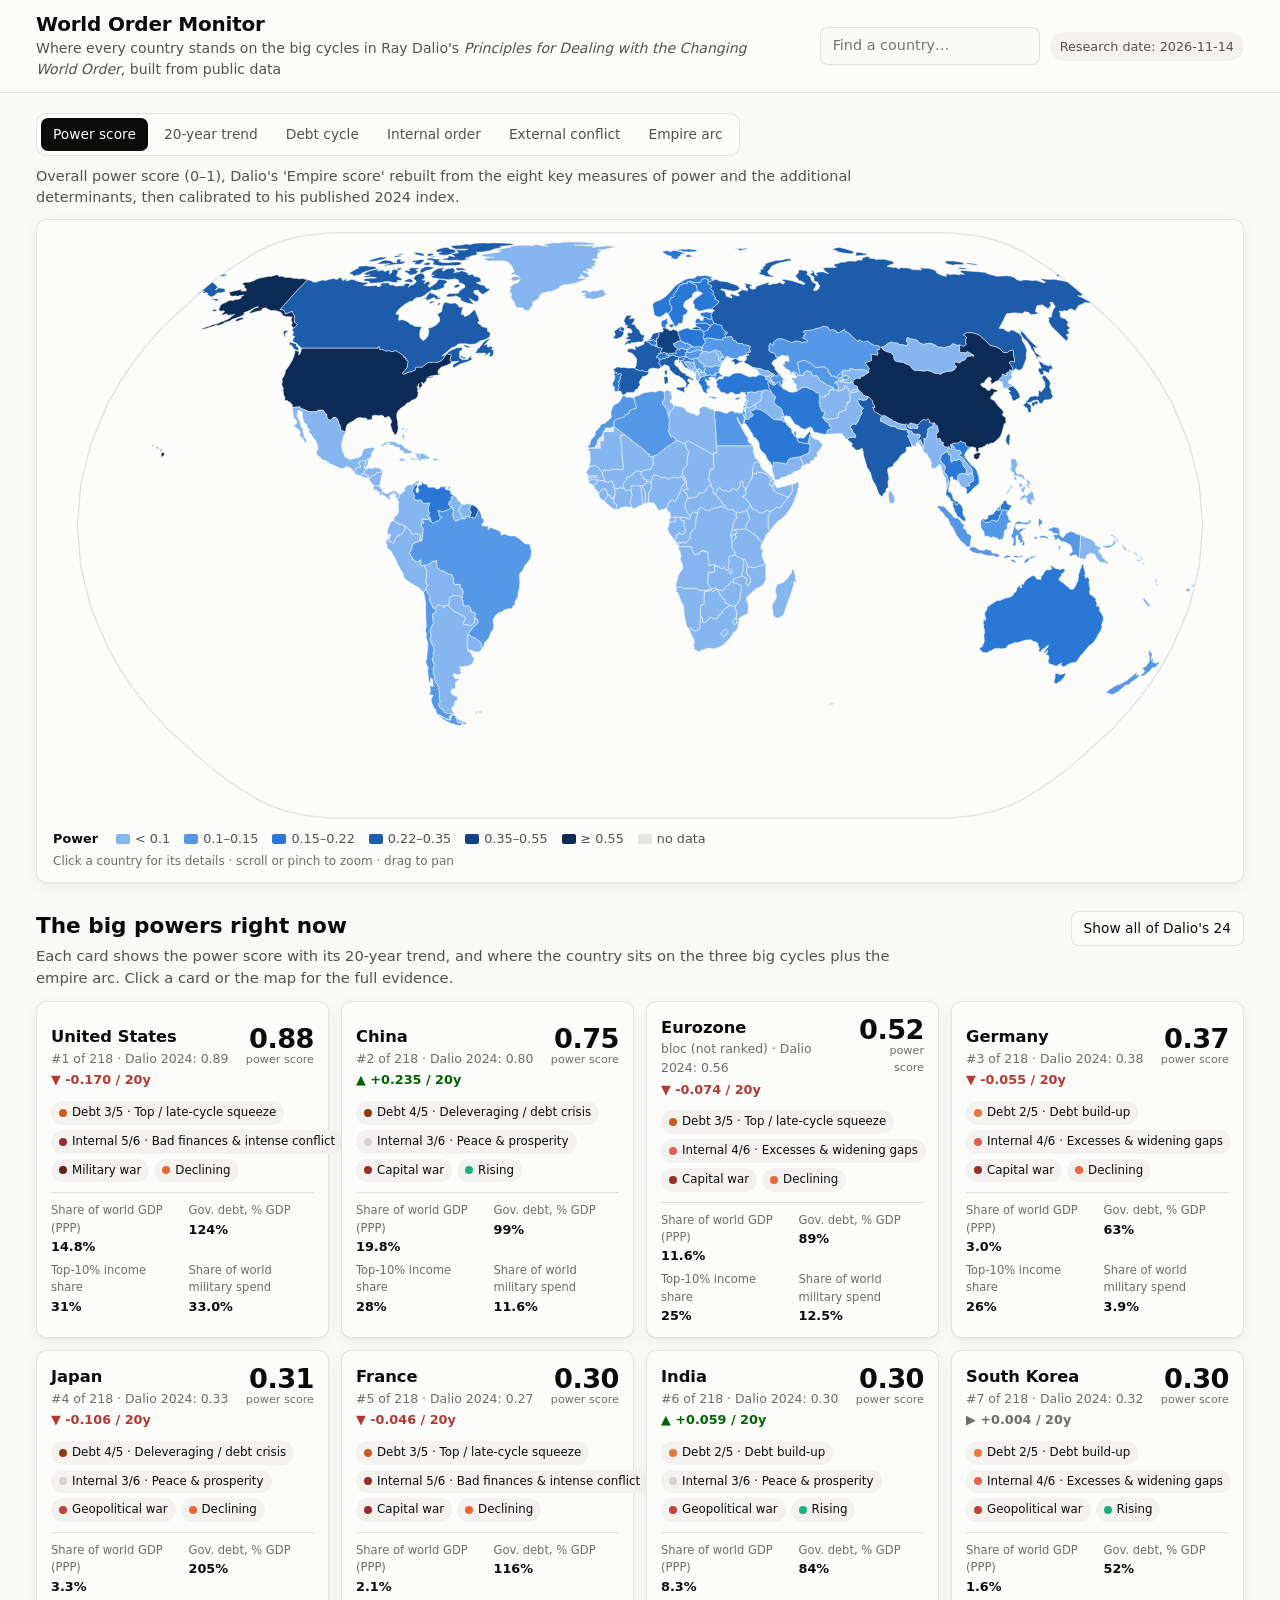
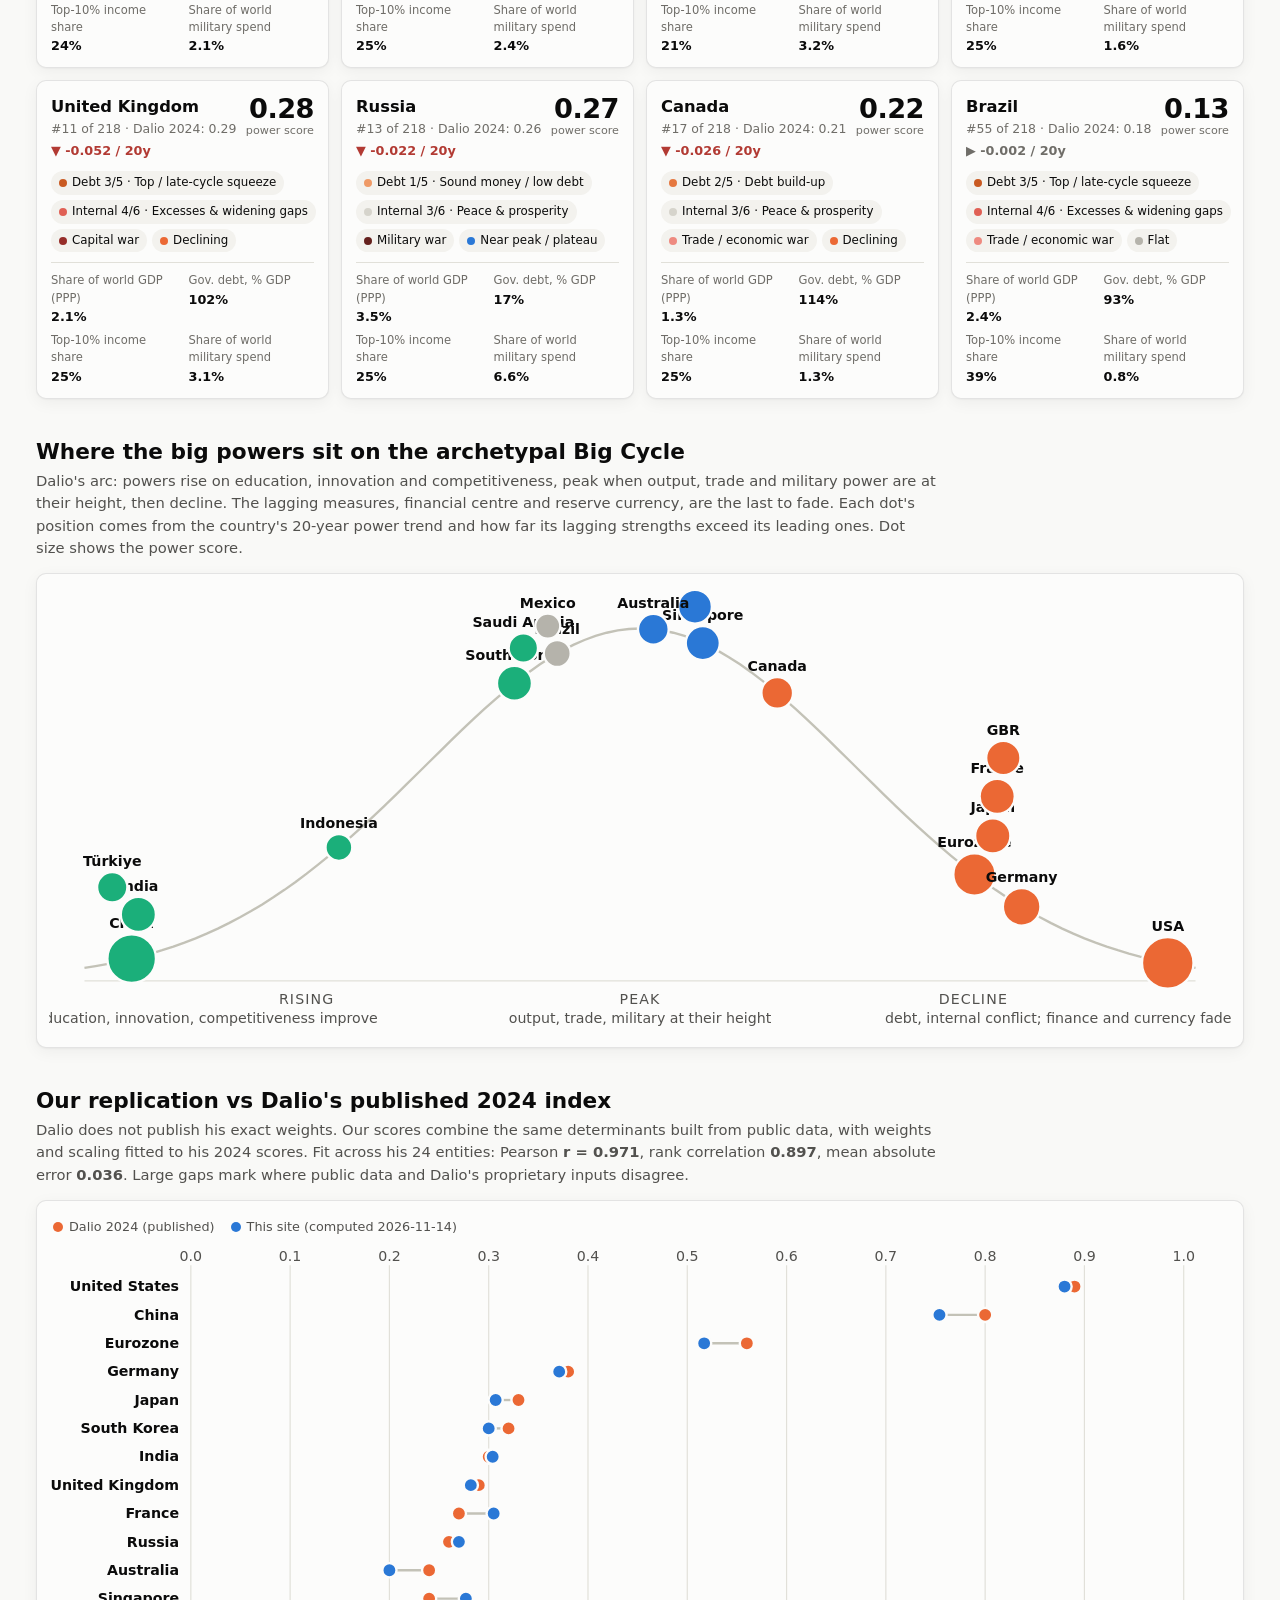
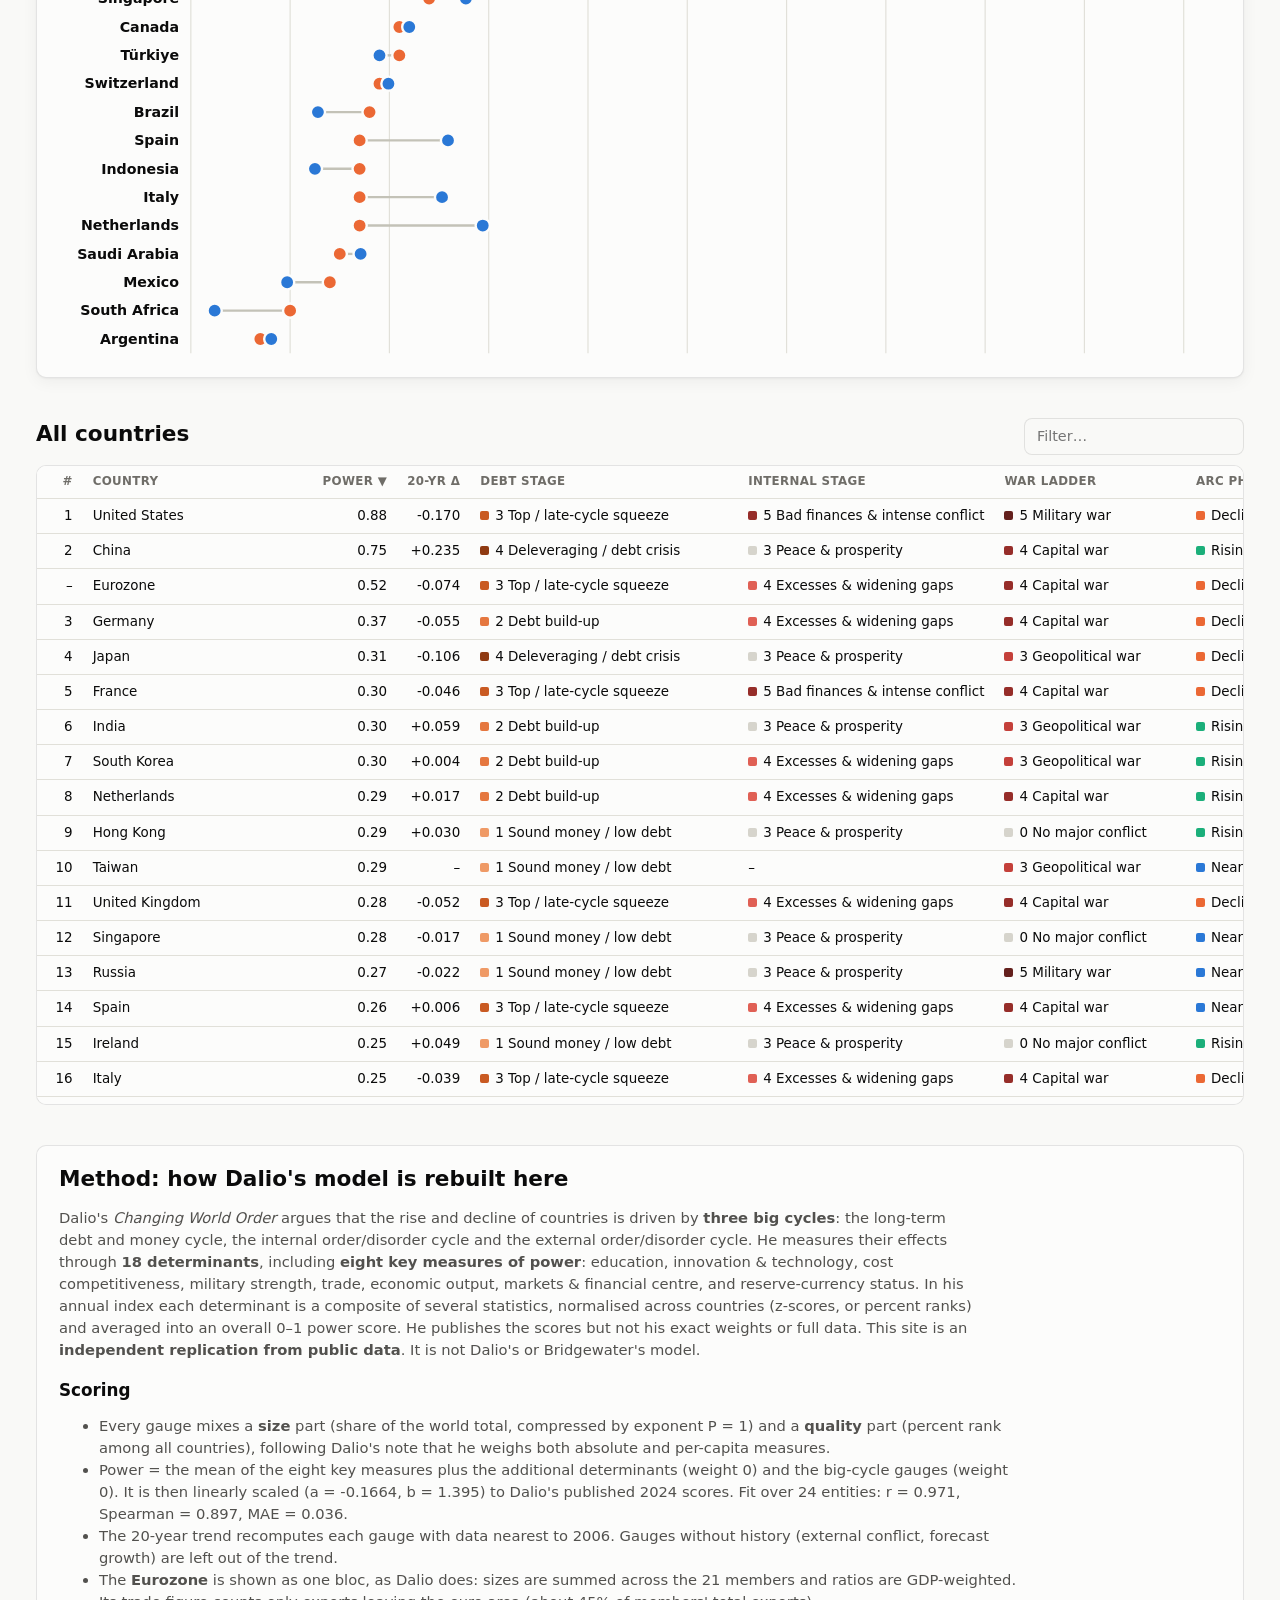
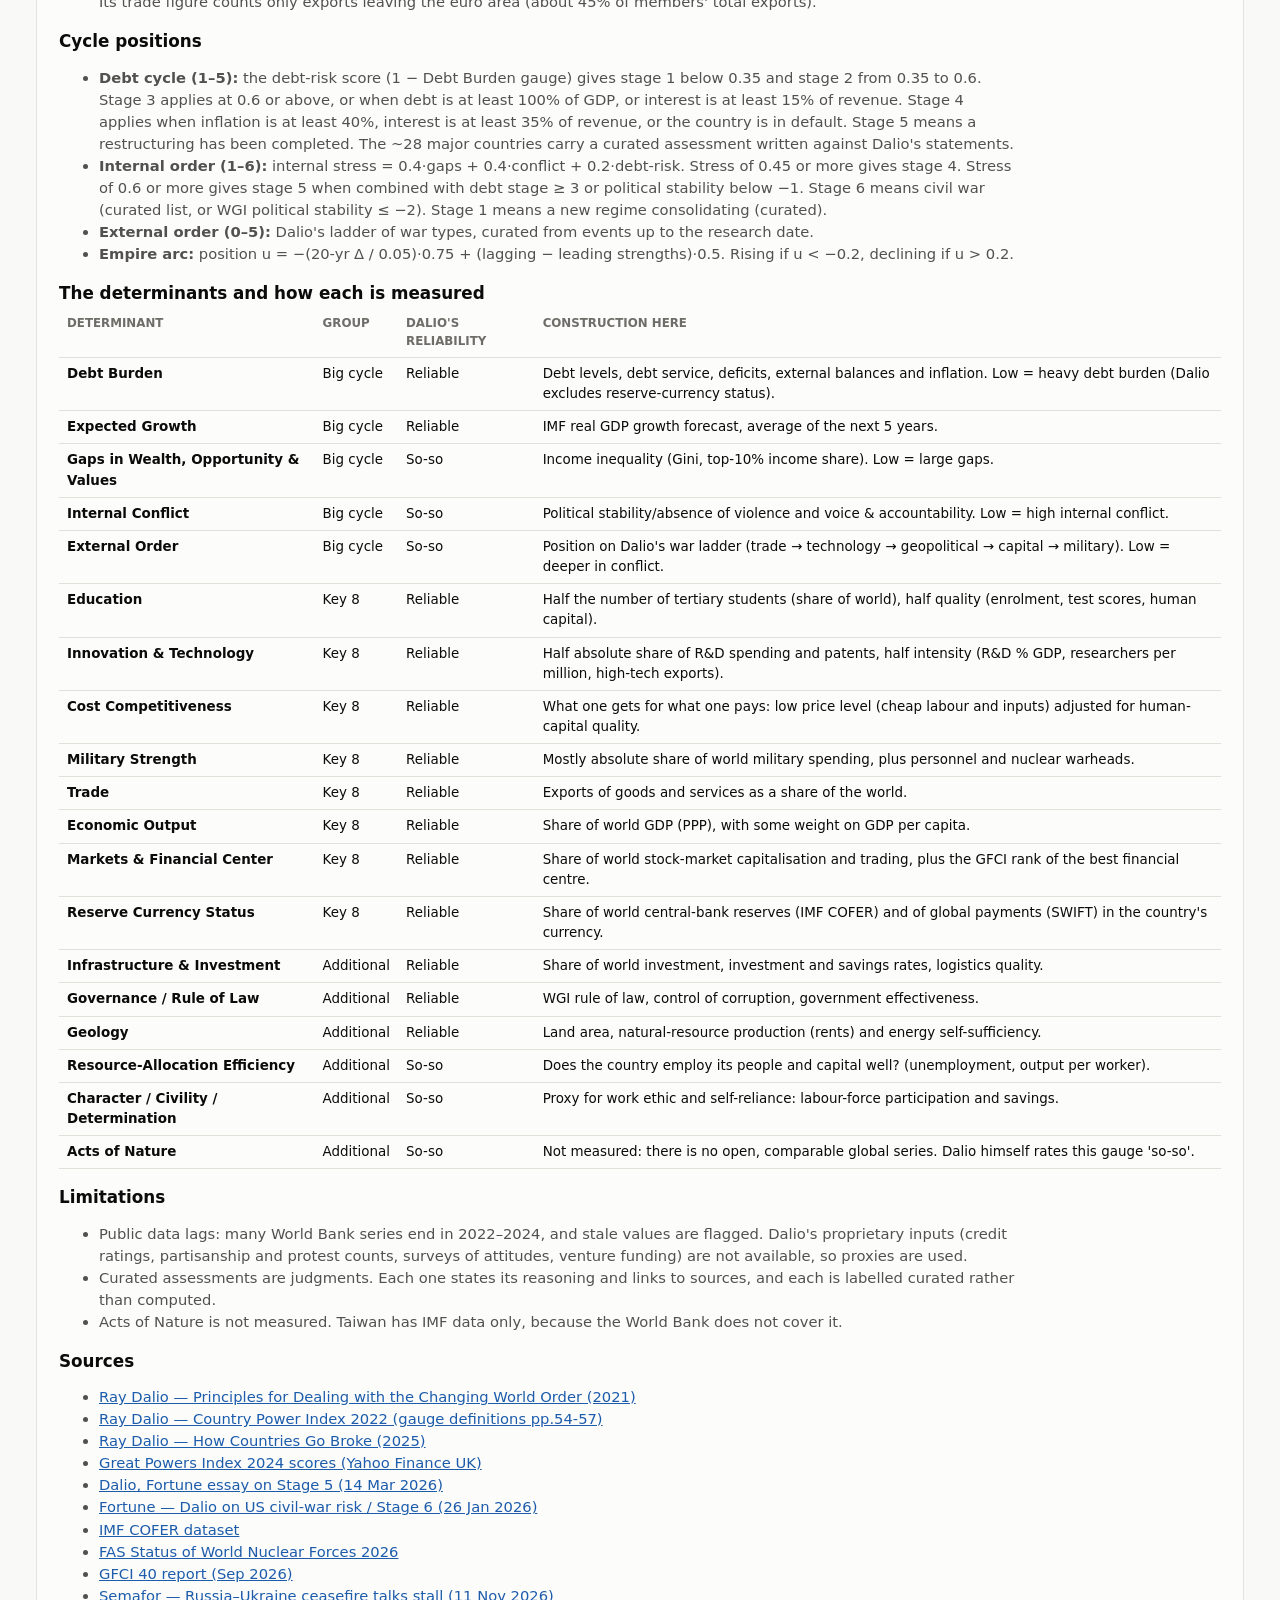
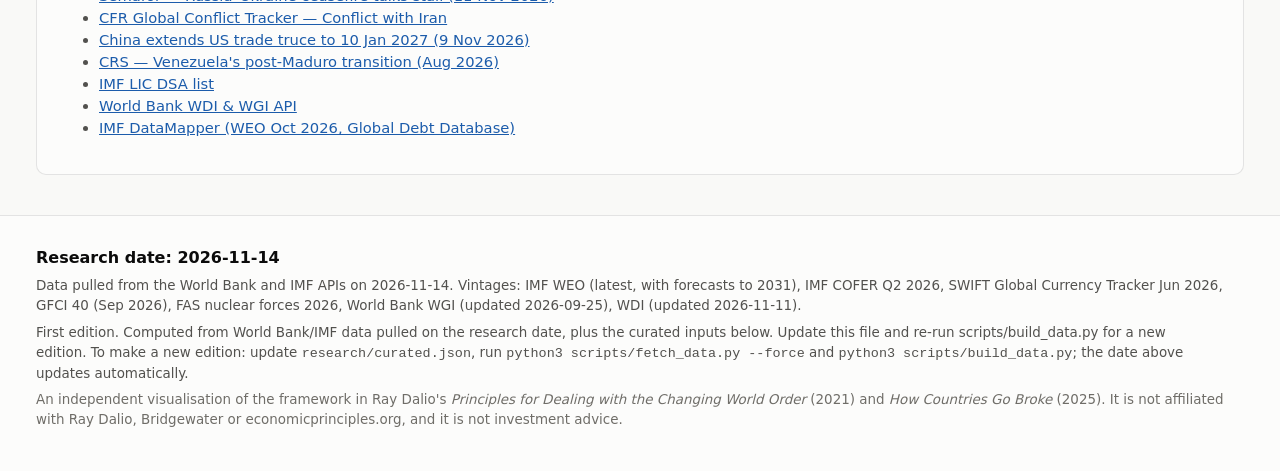
<file: index.html>
<!doctype html>
<html lang="en"><head><meta charset="utf-8"><title>World Order Monitor</title>
<meta http-equiv="refresh" content="0; url=site/">
<script>location.replace("site/" + location.hash);</script>
</head><body><a href="site/">World Order Monitor</a></body></html>
</file>
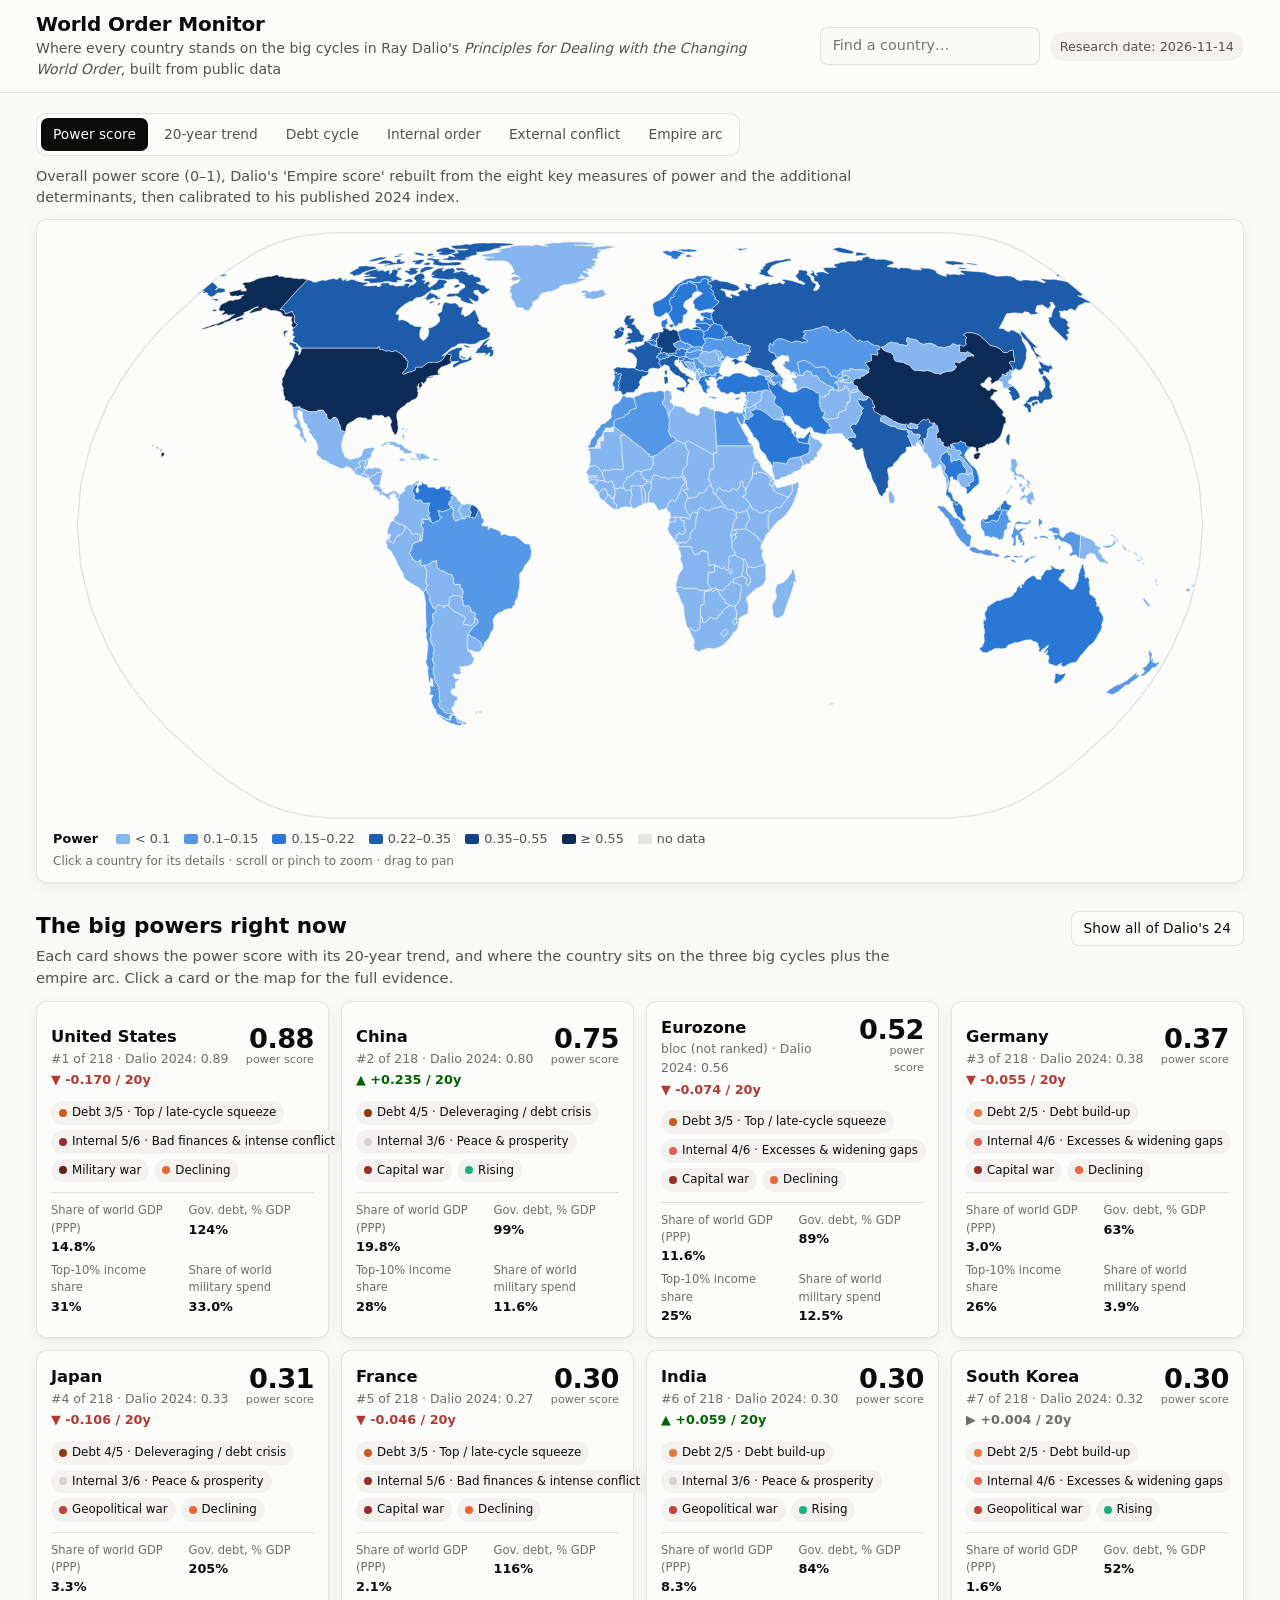
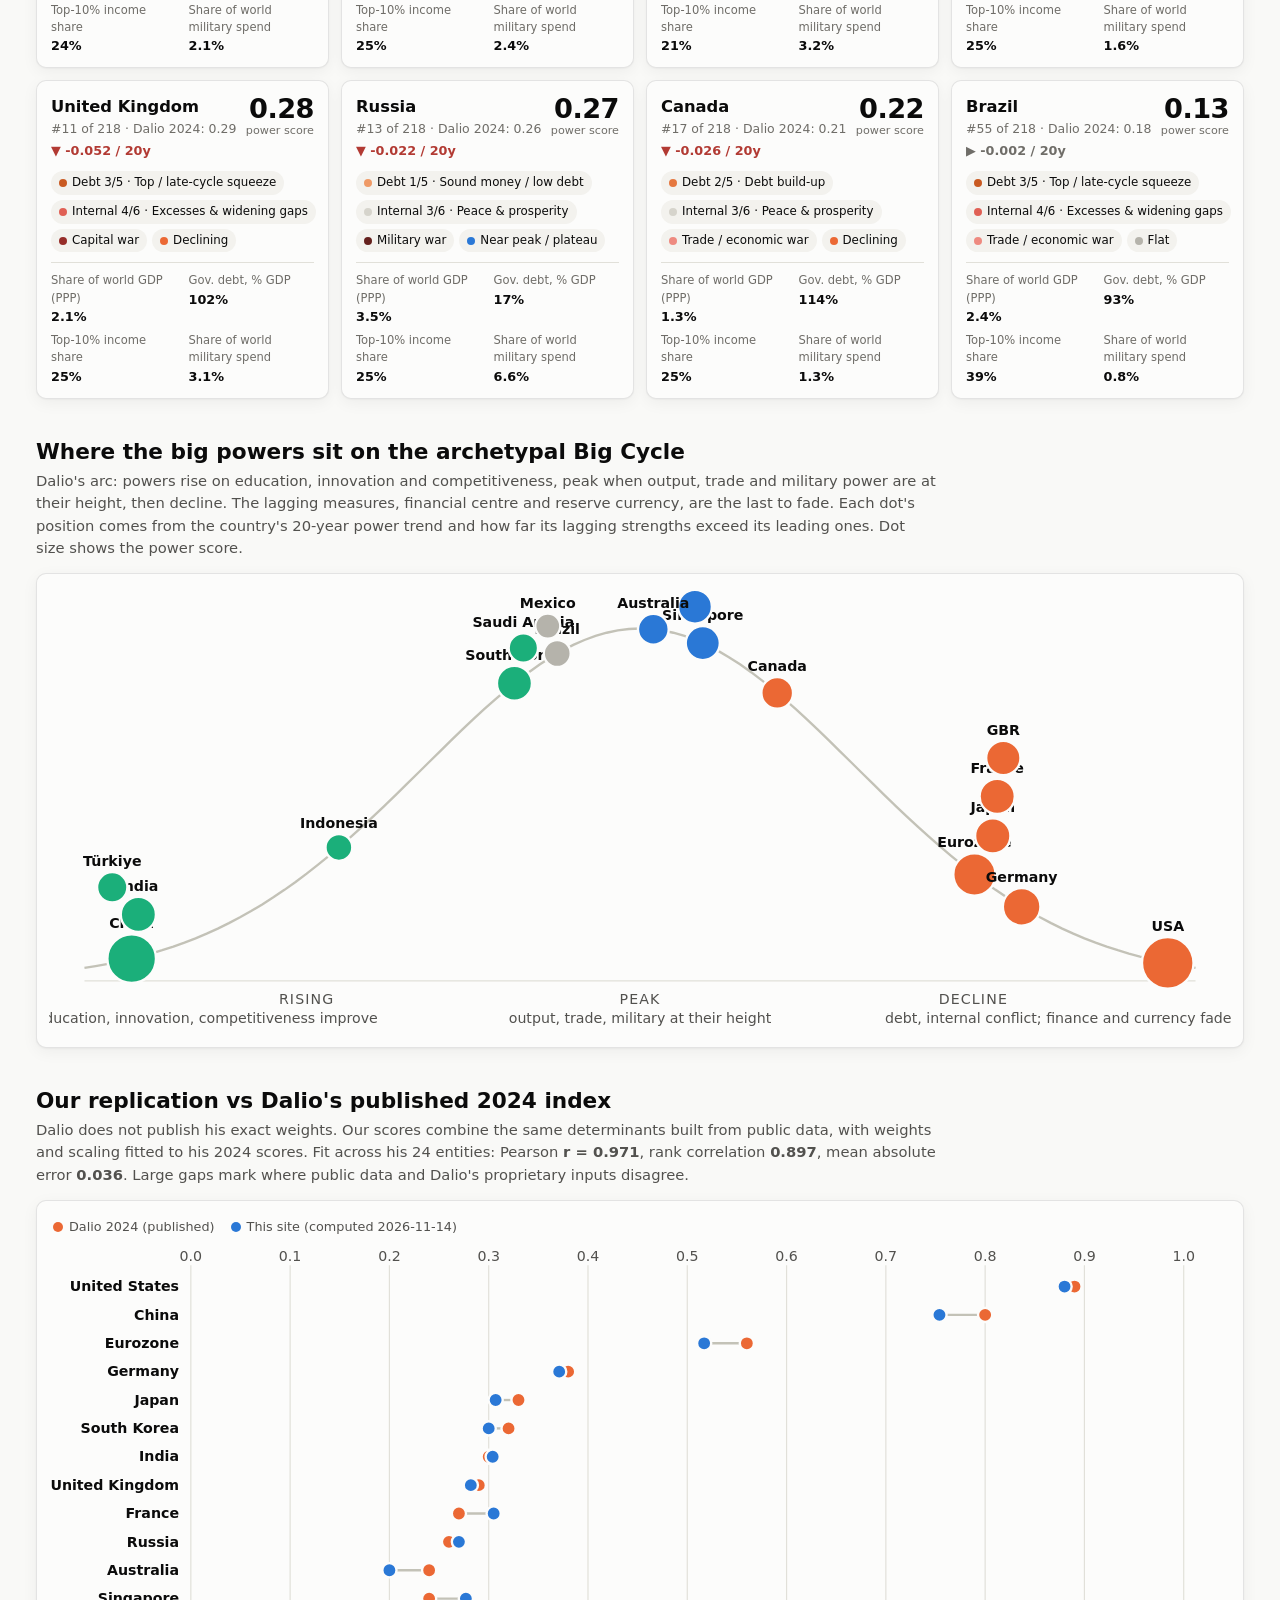
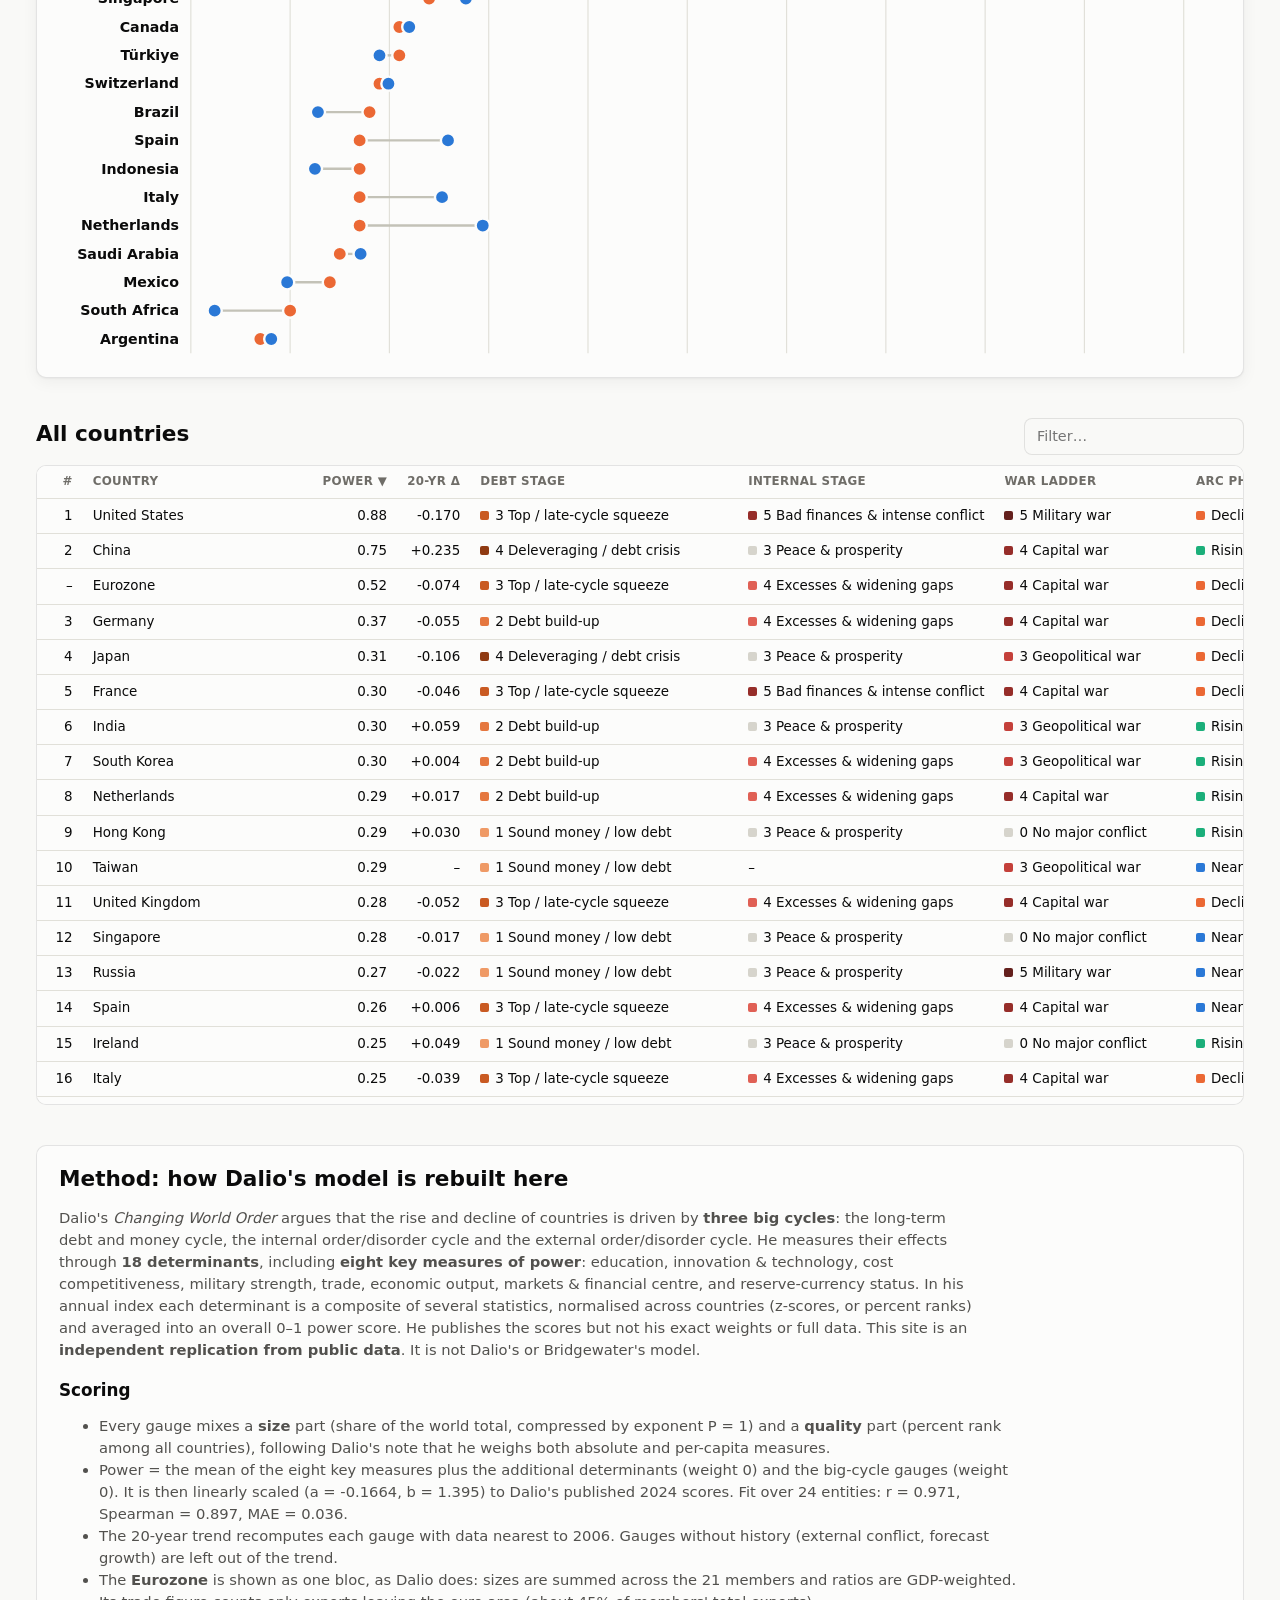
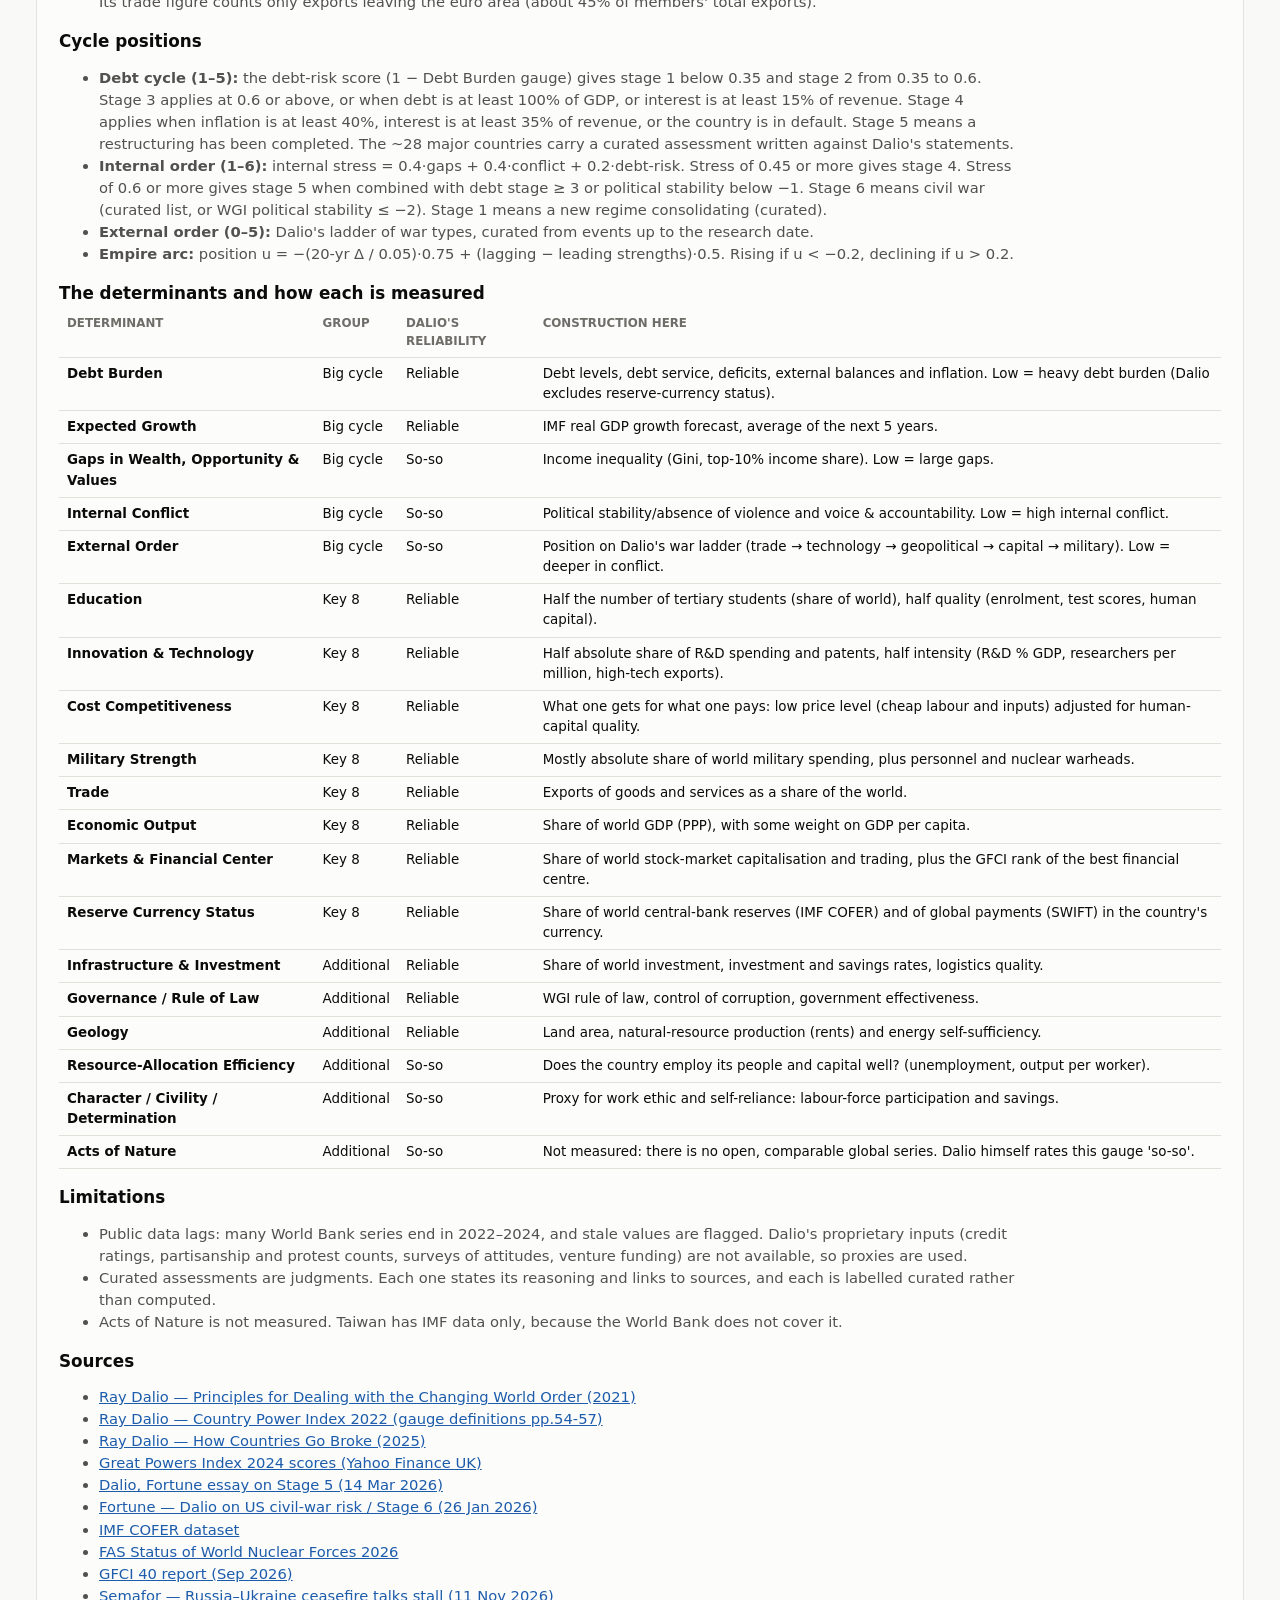
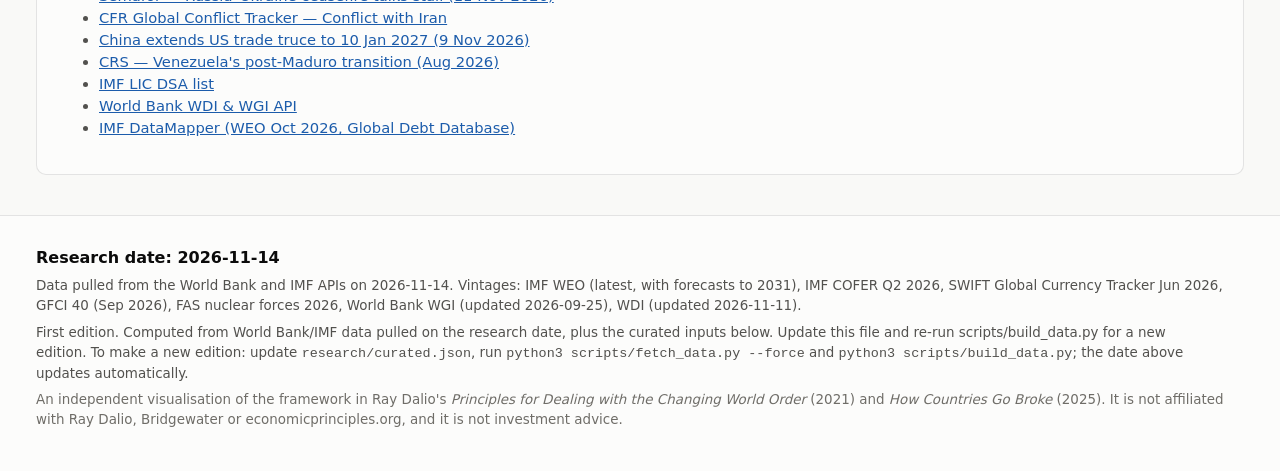
<file: site/index.html>
<!doctype html>
<html lang="en">
<head>
<meta charset="utf-8">
<meta name="viewport" content="width=device-width, initial-scale=1">
<title>World Order Monitor</title>
<meta name="description" content="Where every country stands on Ray Dalio's big cycles — debt, internal order, external order and the rise and decline of powers — computed from public data.">
<link rel="stylesheet" href="styles.css">
</head>
<body>
<header class="top">
  <div class="wrap top-inner">
    <div class="brand">
      <h1>World Order Monitor</h1>
      <p class="sub">Where every country stands on the big cycles in Ray Dalio's <em>Principles for Dealing with the Changing World Order</em>, built from public data</p>
    </div>
    <div class="top-tools">
      <label class="search">
        <span class="sr-only">Find a country</span>
        <input id="search" type="search" placeholder="Find a country…" list="country-list" autocomplete="off">
        <datalist id="country-list"></datalist>
      </label>
      <span class="date-chip" id="date-chip"></span>
    </div>
  </div>
</header>

<main class="wrap">
  <section class="map-section" aria-label="World map">
    <div class="layer-bar" role="tablist" aria-label="Map layer" id="layer-bar"></div>
    <p class="layer-desc" id="layer-desc"></p>
    <div class="map-card">
      <div id="map" class="map"></div>
      <div class="map-legend" id="legend"></div>
      <div class="map-hint">Click a country for its details · scroll or pinch to zoom · drag to pan</div>
    </div>
  </section>

  <section id="panel" class="panel" aria-live="polite"></section>

  <section class="arc-section" aria-labelledby="arc-h">
    <h2 id="arc-h">Where the big powers sit on the archetypal Big Cycle</h2>
    <p class="section-sub">Dalio's arc: powers rise on education, innovation and competitiveness, peak when output, trade and military power are at their height, then decline. The lagging measures, financial centre and reserve currency, are the last to fade. Each dot's position comes from the country's 20-year power trend and how far its lagging strengths exceed its leading ones. Dot size shows the power score.</p>
    <div class="chart-card"><div id="arc-chart"></div></div>
  </section>

  <section class="cmp-section" aria-labelledby="cmp-h">
    <h2 id="cmp-h">Our replication vs Dalio's published 2024 index</h2>
    <p class="section-sub" id="cmp-sub"></p>
    <div class="chart-card"><div id="cmp-chart"></div></div>
  </section>

  <section class="table-section" aria-labelledby="tbl-h">
    <div class="table-head">
      <h2 id="tbl-h">All countries</h2>
      <input id="table-filter" type="search" placeholder="Filter…" aria-label="Filter table">
    </div>
    <div class="table-scroll"><table id="rank-table" class="rank-table"></table></div>
  </section>

  <section class="method" id="method" aria-labelledby="method-h"></section>
</main>

<footer class="foot">
  <div class="wrap" id="footer"></div>
</footer>

<div id="tooltip" class="tooltip" role="tooltip" hidden></div>

<script src="vendor/d3.v7.min.js"></script>
<script src="vendor/topojson-client.min.js"></script>
<script src="data/countries-110m.js"></script>
<script src="data/data.js"></script>
<script src="app.js"></script>
</body>
</html>
</file>
<file: site/styles.css>
:root {
  color-scheme: light;
  --page: #f9f9f7;
  --surface: #fcfcfb;
  --surface-2: #f3f2ee;
  --ink: #0b0b0b;
  --ink-2: #52514e;
  --muted: #6f6d68;
  --grid: #e1e0d9;
  --axis: #c3c2b7;
  --border: rgba(11, 11, 11, 0.10);
  --nodata: #e6e5df;
  --land-stroke: #fcfcfb;
  --accent: #2a78d6;
  --accent-ink: #1c5cab;
  --good: #006300;
  --bad: #b23a33;
  --s1: #2a78d6;  /* ours */
  --s2: #eb6834;  /* Dalio */
  --shadow: 0 1px 2px rgba(0,0,0,.04), 0 4px 16px rgba(0,0,0,.05);
  --radius: 10px;
  font-family: system-ui, -apple-system, "Segoe UI", sans-serif;
}
@media (prefers-color-scheme: dark) {
  :root:where(:not([data-theme="light"])) {
    color-scheme: dark;
    --page: #0d0d0d; --surface: #1a1a19; --surface-2: #232321;
    --ink: #f0efec; --ink-2: #c3c2b7; --muted: #9a988f;
    --grid: #2c2c2a; --axis: #383835; --border: rgba(255,255,255,0.10);
    --nodata: #2a2a28; --land-stroke: #1a1a19;
    --accent: #3987e5; --accent-ink: #86b6ef; --good: #0ca30c; --bad: #e66767;
    --s1: #3987e5; --s2: #d95926;
    --shadow: none;
  }
}
:root[data-theme="dark"] {
  color-scheme: dark;
  --page: #0d0d0d; --surface: #1a1a19; --surface-2: #232321;
  --ink: #f0efec; --ink-2: #c3c2b7; --muted: #9a988f;
  --grid: #2c2c2a; --axis: #383835; --border: rgba(255,255,255,0.10);
  --nodata: #2a2a28; --land-stroke: #1a1a19;
  --accent: #3987e5; --accent-ink: #86b6ef; --good: #0ca30c; --bad: #e66767;
  --s1: #3987e5; --s2: #d95926;
  --shadow: none;
}

* { box-sizing: border-box; }
html, body { margin: 0; }
body { background: var(--page); color: var(--ink); line-height: 1.5; font-size: 15px; -webkit-font-smoothing: antialiased; }
a { color: var(--accent-ink); }
h1, h2, h3, h4 { line-height: 1.2; margin: 0; text-wrap: balance; }
h2 { font-size: 1.35rem; margin-bottom: .35rem; }
h3 { font-size: 1.05rem; }
p { text-wrap: pretty; }
.sr-only { position: absolute; width: 1px; height: 1px; overflow: hidden; clip: rect(0 0 0 0); white-space: nowrap; }
.wrap { max-width: 1240px; margin: 0 auto; padding: 0 16px; }
.muted { color: var(--muted); }
.tnum { font-variant-numeric: tabular-nums; }

/* header */
.top { background: var(--surface); border-bottom: 1px solid var(--border); position: sticky; top: 0; z-index: 20; }
.top-inner { display: flex; gap: 16px; align-items: center; justify-content: space-between; padding-top: 12px; padding-bottom: 12px; flex-wrap: wrap; }
.brand h1 { font-size: 1.25rem; letter-spacing: -0.01em; }
.brand .sub { margin: 2px 0 0; color: var(--ink-2); font-size: .88rem; max-width: 720px; }
.top-tools { display: flex; gap: 10px; align-items: center; flex-wrap: wrap; }
.search input, #table-filter {
  font: inherit; font-size: .9rem; padding: 7px 12px; border-radius: 8px; border: 1px solid var(--border);
  background: var(--page); color: var(--ink); width: 220px; max-width: 100%;
}
.date-chip { font-size: .8rem; color: var(--ink-2); background: var(--surface-2); padding: 5px 10px; border-radius: 999px; white-space: nowrap; }

/* layer bar */
.map-section { margin-top: 20px; }
.layer-bar { display: flex; gap: 4px; flex-wrap: wrap; background: var(--surface); border: 1px solid var(--border); padding: 4px; border-radius: 10px; width: fit-content; max-width: 100%; }
.layer-bar button {
  font: inherit; font-size: .86rem; border: 0; background: transparent; color: var(--ink-2);
  padding: 6px 12px; border-radius: 7px; cursor: pointer;
}
.layer-bar button:hover { background: var(--surface-2); color: var(--ink); }
.layer-bar button[aria-selected="true"] { background: var(--ink); color: var(--surface); }
.layer-desc { color: var(--ink-2); font-size: .9rem; margin: 10px 0 10px; max-width: 900px; }

.map-card, .chart-card, .panel-card {
  background: var(--surface); border: 1px solid var(--border); border-radius: var(--radius); box-shadow: var(--shadow);
}
.map-card { position: relative; padding: 8px 8px 12px; overflow: hidden; }
.map { width: 100%; aspect-ratio: 2 / 1; min-height: 220px; touch-action: none; }
.map svg { width: 100%; height: 100%; display: block; }
.map path.country { stroke: var(--land-stroke); stroke-width: .5; cursor: pointer; transition: opacity .15s; vector-effect: non-scaling-stroke; }
.map path.country:hover { stroke: var(--ink); stroke-width: 1.2; }
.map path.country.selected { stroke: var(--ink); stroke-width: 2; }
.map path.sphere { fill: none; stroke: var(--grid); }
.map-legend { display: flex; flex-wrap: wrap; gap: 6px 14px; align-items: center; padding: 6px 8px 0; font-size: .8rem; color: var(--ink-2); }
.map-legend .sw { display: inline-block; width: 14px; height: 10px; border-radius: 2px; vertical-align: -1px; margin-right: 5px; }
.map-legend .ttl { font-weight: 600; color: var(--ink); margin-right: 4px; }
.map-hint { font-size: .75rem; color: var(--muted); padding: 4px 8px 0; }

/* panel */
.panel { margin-top: 28px; scroll-margin-top: 90px; }
.panel-head { display: flex; justify-content: space-between; align-items: baseline; gap: 12px; flex-wrap: wrap; margin-bottom: 12px; }
.panel-head .section-sub { margin: 0; }
.section-sub { color: var(--ink-2); font-size: .92rem; margin: 0 0 14px; max-width: 900px; }
.btn {
  font: inherit; font-size: .86rem; border: 1px solid var(--border); background: var(--surface); color: var(--ink);
  padding: 6px 12px; border-radius: 8px; cursor: pointer;
}
.btn:hover { background: var(--surface-2); }

.cards { display: grid; grid-template-columns: repeat(auto-fill, minmax(270px, 1fr)); gap: 12px; }
.card { padding: 14px 14px 12px; cursor: pointer; transition: border-color .15s, transform .15s; text-align: left; font: inherit; color: inherit; width: 100%; }
.card:hover { border-color: var(--accent); }
.card:focus-visible { outline: 2px solid var(--accent); outline-offset: 2px; }
.card-top { display: flex; justify-content: space-between; align-items: flex-start; gap: 8px; }
.card-name { font-weight: 650; font-size: 1.02rem; }
.card-rank { font-size: .78rem; color: var(--muted); }
.score { text-align: right; }
.score .num { font-size: 1.7rem; font-weight: 650; letter-spacing: -0.02em; line-height: 1; }
.score .lbl { font-size: .7rem; color: var(--muted); }
.delta { font-size: .8rem; font-weight: 600; white-space: nowrap; }
.delta.up { color: var(--good); } .delta.down { color: var(--bad); } .delta.flat { color: var(--muted); }
.chips { display: flex; flex-wrap: wrap; gap: 5px; margin: 10px 0 10px; }
.chip { font-size: .74rem; padding: 3px 8px; border-radius: 999px; background: var(--surface-2); color: var(--ink); display: inline-flex; align-items: center; gap: 5px; white-space: nowrap; }
.chip .dot { width: 8px; height: 8px; border-radius: 50%; display: inline-block; }
.kv { display: grid; grid-template-columns: 1fr 1fr; gap: 6px 12px; font-size: .8rem; border-top: 1px solid var(--grid); padding-top: 9px; }
.kv div { display: flex; flex-direction: column; }
.kv .k { color: var(--muted); font-size: .72rem; }
.kv .v { font-weight: 600; font-variant-numeric: tabular-nums; }

/* detail */
.detail { display: grid; grid-template-columns: minmax(0, 1fr); gap: 14px; }
.d-head { padding: 18px; display: grid; grid-template-columns: minmax(0, 1fr) auto; gap: 16px; align-items: start; }
.d-head h2 { font-size: 1.7rem; margin: 0; }
.d-head .meta { color: var(--ink-2); font-size: .86rem; margin-top: 4px; }
.d-head .score .num { font-size: 2.6rem; }
.d-head .compare { font-size: .8rem; color: var(--ink-2); margin-top: 6px; text-align: right; }
.summary { padding: 16px 18px; font-size: .98rem; }
.summary p { margin: 0; }
.dalio-voice { padding: 16px 18px; border-left: 3px solid var(--s2); }
.dalio-voice h3 { margin-bottom: 8px; }
.dalio-voice blockquote { margin: 0 0 10px; font-size: .95rem; }
.dalio-voice cite { display: block; font-style: normal; font-size: .78rem; color: var(--muted); margin-top: 2px; }
.cycles { display: grid; grid-template-columns: repeat(auto-fit, minmax(260px, 1fr)); gap: 12px; }
.cycle { padding: 14px 16px; }
.cycle h4 { font-size: .8rem; text-transform: uppercase; letter-spacing: .04em; color: var(--muted); margin-bottom: 6px; }
.cycle .stage { font-size: 1.15rem; font-weight: 650; margin-bottom: 8px; }
.stepper { display: flex; gap: 3px; margin: 6px 0 10px; }
.stepper span { flex: 1; height: 8px; border-radius: 2px; background: var(--grid); position: relative; }
.stepper span.on { outline: 2px solid var(--ink); outline-offset: 1px; }
.stepper-lbl { display: flex; justify-content: space-between; font-size: .68rem; color: var(--muted); margin-top: -6px; margin-bottom: 8px; }
.why { font-size: .86rem; color: var(--ink-2); margin: 0; }
.basis { display: inline-block; font-size: .68rem; padding: 1px 7px; border-radius: 999px; border: 1px solid var(--border); color: var(--muted); margin-top: 8px; }

.gauges { padding: 16px 18px; }
.g-group { margin-top: 12px; }
.g-group h4 { font-size: .8rem; text-transform: uppercase; letter-spacing: .04em; color: var(--muted); margin-bottom: 6px; }
.g-row { display: grid; grid-template-columns: minmax(130px, 230px) minmax(80px, 1fr) 118px; gap: 10px; align-items: center; padding: 4px 0; font-size: .86rem; border-bottom: 1px solid var(--grid); cursor: default; }
.g-row:last-child { border-bottom: 0; }
.g-name .rel { font-size: .66rem; color: var(--muted); margin-left: 5px; }
.g-bar { position: relative; height: 10px; background: var(--surface-2); border-radius: 0 4px 4px 0; }
.g-bar .fill { position: absolute; left: 0; top: 0; bottom: 0; background: var(--s1); border-radius: 0 4px 4px 0; }
.g-bar .mid { position: absolute; left: 50%; top: -2px; bottom: -2px; width: 1px; background: var(--axis); }
.g-val { font-variant-numeric: tabular-nums; font-size: .8rem; text-align: right; white-space: nowrap; }
.g-val b { font-weight: 650; }

.proof { padding: 16px 18px; }
.proof table { width: 100%; border-collapse: collapse; font-size: .84rem; }
.proof th, .proof td { text-align: left; padding: 6px 8px; border-bottom: 1px solid var(--grid); vertical-align: top; }
.proof th { font-size: .74rem; color: var(--muted); font-weight: 600; text-transform: uppercase; letter-spacing: .03em; }
.proof td.v { font-variant-numeric: tabular-nums; white-space: nowrap; font-weight: 600; }
.proof tr.grp td { background: var(--surface-2); font-weight: 650; font-size: .78rem; text-transform: uppercase; letter-spacing: .03em; color: var(--ink-2); }
.stale { color: var(--bad); font-size: .7rem; margin-left: 4px; }
.proof-scroll { overflow-x: auto; }

/* arc + compare charts */
.arc-section, .cmp-section, .table-section, .method { margin-top: 40px; }
.chart-card { padding: 12px; }
.chart-card svg { display: block; width: 100%; height: auto; }
.chart-card text { fill: var(--ink-2); font-size: 12px; font-family: inherit; }
.chart-card .lbl-strong { fill: var(--ink); font-weight: 600; }
.chart-card .axis line, .chart-card .axis path { stroke: var(--axis); }
.chart-card .grid line { stroke: var(--grid); }
.legend-row { display: flex; gap: 16px; font-size: .8rem; color: var(--ink-2); padding: 4px 4px 8px; flex-wrap: wrap; }
.legend-row .sw { display: inline-block; width: 10px; height: 10px; border-radius: 50%; margin-right: 6px; vertical-align: -1px; }

/* table */
.table-head { display: flex; justify-content: space-between; align-items: center; gap: 12px; flex-wrap: wrap; margin-bottom: 10px; }
.table-scroll { overflow: auto; max-height: 640px; background: var(--surface); border: 1px solid var(--border); border-radius: var(--radius); }
.rank-table { width: 100%; border-collapse: collapse; font-size: .84rem; }
.rank-table th, .rank-table td { padding: 7px 10px; border-bottom: 1px solid var(--grid); text-align: left; white-space: nowrap; }
.rank-table th { position: sticky; top: 0; background: var(--surface); font-size: .74rem; color: var(--muted); text-transform: uppercase; letter-spacing: .03em; cursor: pointer; user-select: none; z-index: 1; }
.rank-table th[aria-sort="ascending"]::after { content: " ▲"; }
.rank-table th[aria-sort="descending"]::after { content: " ▼"; }
.rank-table td.n { text-align: right; font-variant-numeric: tabular-nums; }
.rank-table tbody tr { cursor: pointer; }
.rank-table tbody tr:hover { background: var(--surface-2); }
.swatch { display: inline-block; width: 9px; height: 9px; border-radius: 2px; margin-right: 6px; vertical-align: 0; }

/* method */
.method { background: var(--surface); border: 1px solid var(--border); border-radius: var(--radius); padding: 20px 22px; }
.method h3 { margin: 18px 0 6px; }
.method p, .method li { color: var(--ink-2); font-size: .92rem; max-width: 920px; }
.method table { border-collapse: collapse; font-size: .84rem; width: 100%; }
.method th, .method td { text-align: left; padding: 6px 8px; border-bottom: 1px solid var(--grid); vertical-align: top; }
.method th { color: var(--muted); font-size: .74rem; text-transform: uppercase; }
.method .scroll { overflow-x: auto; }

/* footer */
.foot { margin-top: 40px; padding: 24px 0 36px; background: var(--surface); border-top: 1px solid var(--border); font-size: .84rem; color: var(--ink-2); }
.foot .research-date { font-size: 1rem; color: var(--ink); font-weight: 650; }
.foot p { margin: 6px 0; }

/* tooltip */
.tooltip {
  position: fixed; z-index: 50; pointer-events: none; background: var(--surface); color: var(--ink);
  border: 1px solid var(--border); border-radius: 8px; box-shadow: 0 6px 24px rgba(0,0,0,.14);
  padding: 8px 10px; font-size: .8rem; max-width: 280px;
}
.tooltip b { font-weight: 650; }
.tooltip .tt-row { display: flex; justify-content: space-between; gap: 12px; }
.tooltip .tt-row span:last-child { font-variant-numeric: tabular-nums; font-weight: 600; }

@media (max-width: 720px) {
  .d-head { grid-template-columns: 1fr; }
  .d-head .score, .d-head .compare { text-align: left; }
  .g-row { grid-template-columns: minmax(0, 1fr) 96px; }
  .g-row .g-bar { grid-column: 1 / -1; grid-row: 2; }
  .brand .sub { display: none; }
  .search input { width: 160px; }
  .map { aspect-ratio: 1.6 / 1; }
}
@media (forced-colors: active) {
  .g-bar .fill { background: CanvasText; }
}
</file>
